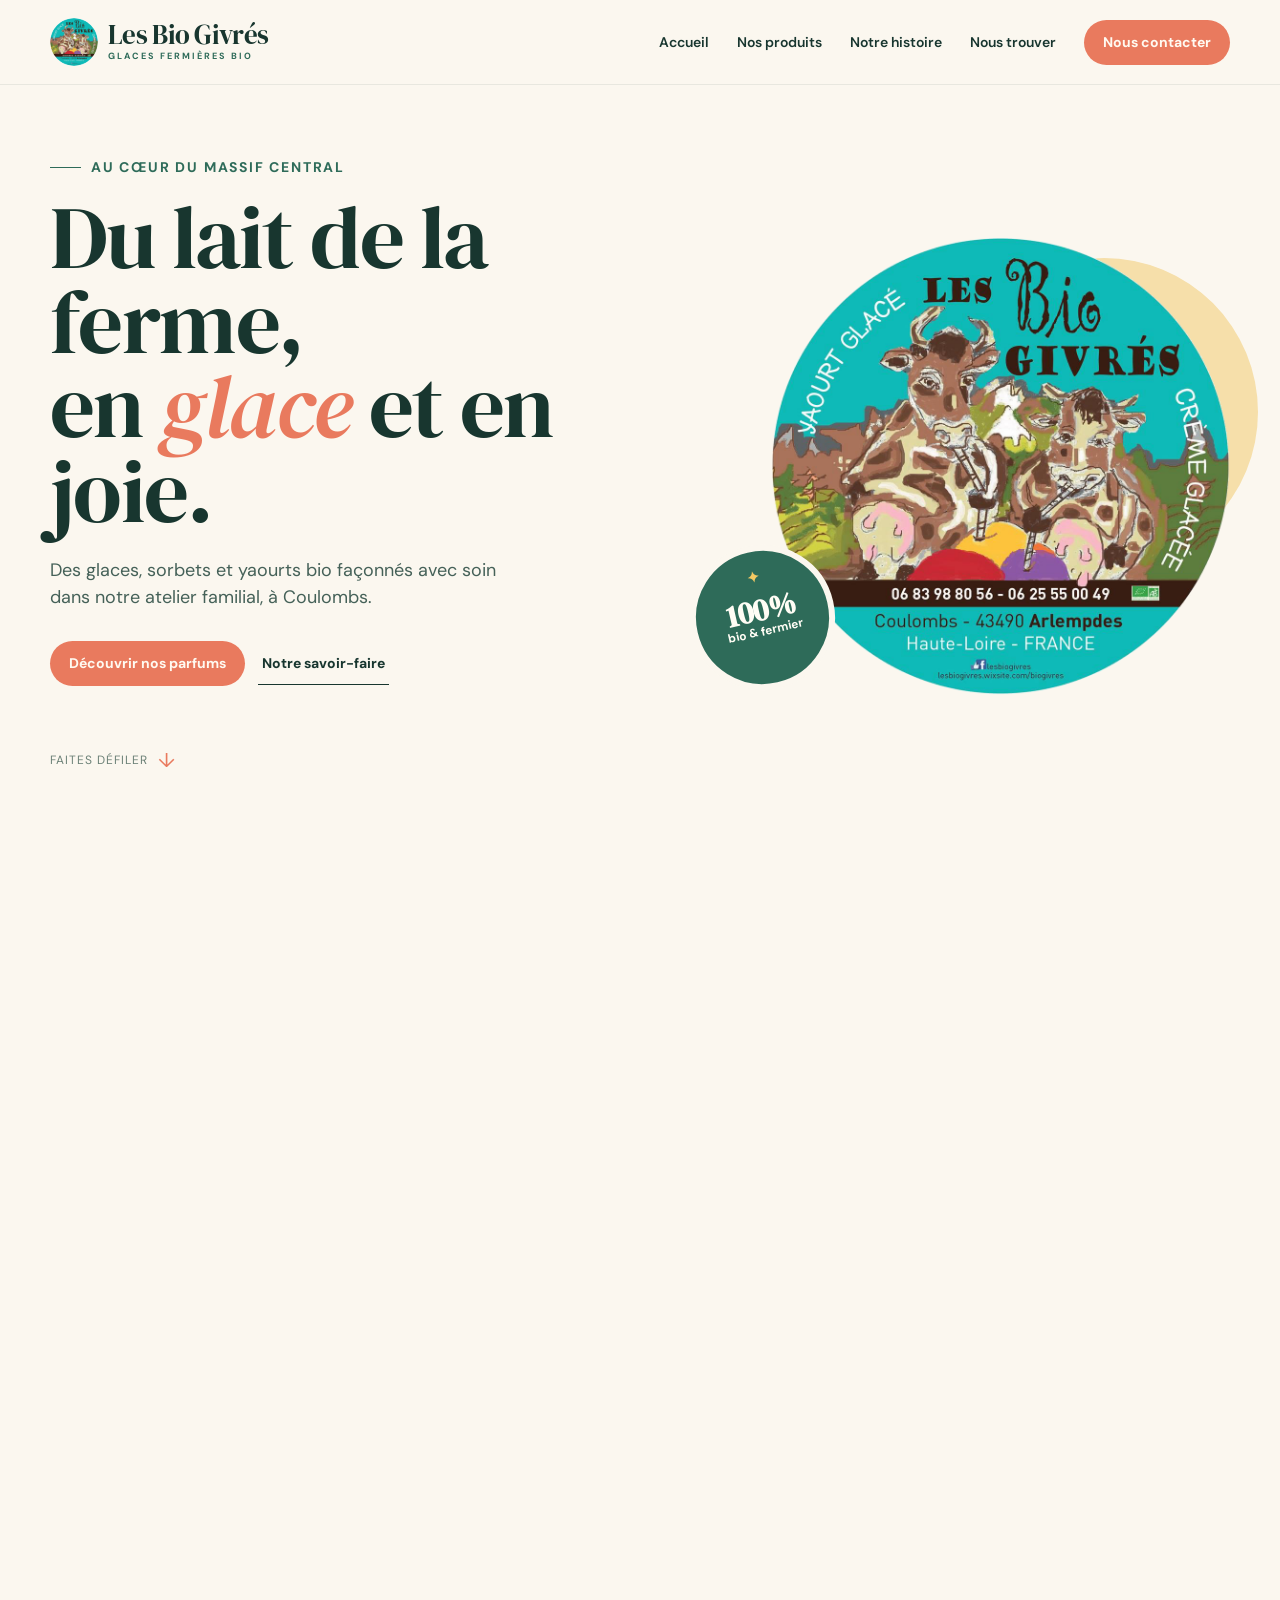
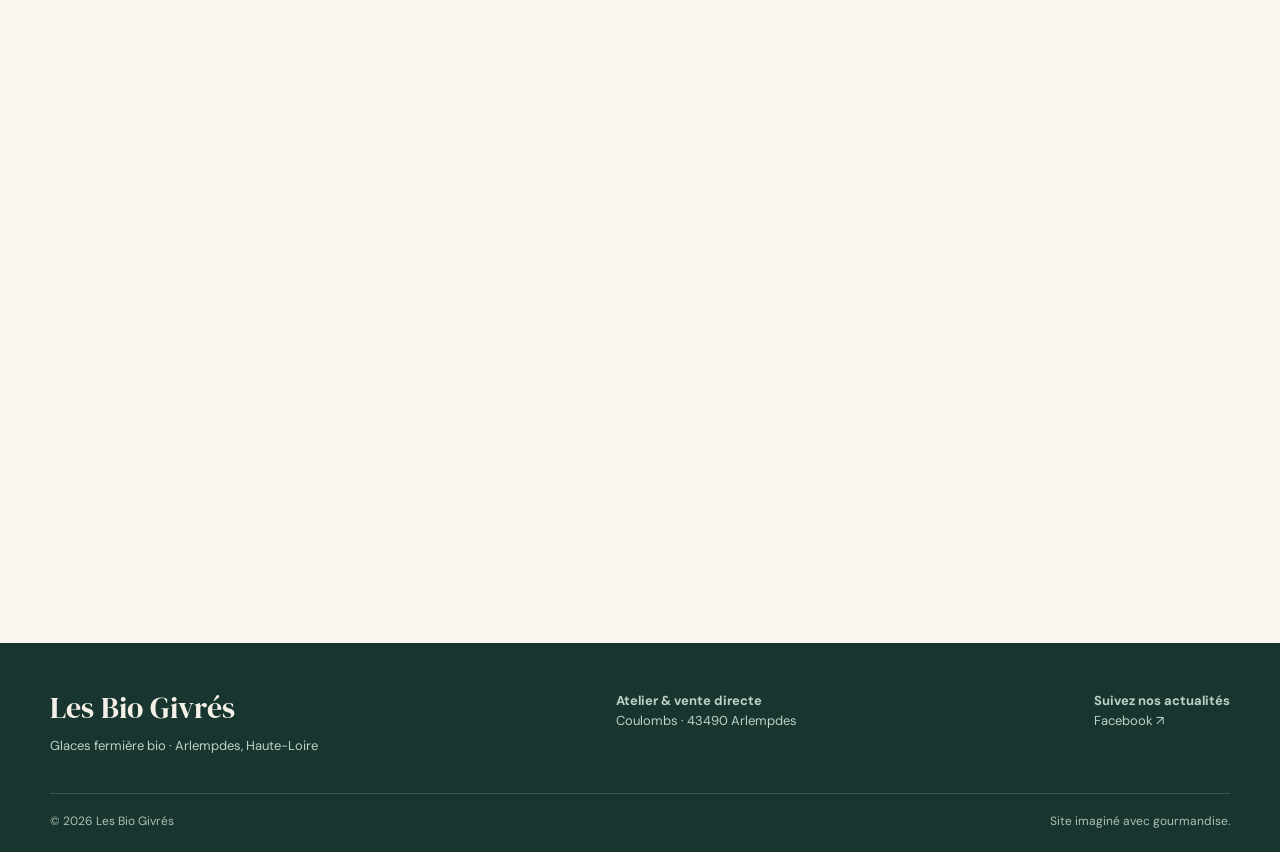
<file: index.html>
<!doctype html>
<html lang="fr">
	<head>
		<meta charset="UTF-8" />
		<meta name="viewport" content="width=device-width, initial-scale=1.0" />
		<meta name="description" content="Les Bio Givrés, glaces et yaourts bio fermiers fabriqués à Arlempdes, au cœur du Massif central." />
		<title>
			Les Bio Givrés — Glaces fermière bio
		</title>
		<link rel="preconnect" href="https://fonts.googleapis.com">
		<link rel="preconnect" href="https://fonts.gstatic.com" crossorigin>
		<link href="https://fonts.googleapis.com/css2?family=DM+Sans:wght@400;500;600;700&amp;family=DM+Serif+Display:ital@0;1&amp;display=swap" rel="stylesheet">
		<link rel="stylesheet" href="accueil.css">
</head>
<body>

	<header>
		<nav class="container">
			<a class="brand" href="#accueil">
				<img src="assets/logo.png" alt="Logo Les Bio Givrés">
				<span>Les Bio Givrés<small>GLACES FERMIÈRES BIO</small></span>
			</a>
			<div class="nav-links">
				<a href="index.html">
					Accueil
				</a>
				<a href="produits.html">
					Nos produits
				</a>
				<a href="apropos.html">
					Notre histoire
				</a>
				<a href="contact.html">
					Nous trouver
				</a>
				<a class="nav-cta" href="contact.html#contact-form">
					Nous contacter
				</a>
			</div>
			<button class="menu" aria-label="Ouvrir le menu">
				☰
			</button>
		</nav>
	</header>
	<main>
		<section class="hero" id="accueil">
			<div class="container hero-grid">
				<div>
					<div class="eyebrow">
						Au cœur du Massif central
					</div>
					<h1>
						Du lait de la ferme,<br>en <em>glace</em> et en joie.
					</h1>
					<p class="lead">
						Des glaces, sorbets et yaourts bio façonnés avec soin dans notre atelier familial, à Coulombs.
					</p>
					<div class="hero-actions">
						<a class="button" href="produits.html">
							Découvrir nos parfums
						</a>
						<a class="text-link" href="apropos.html">
							Notre savoir-faire
						</a>
					</div>
					<div class="scroll-note">
						Faites défiler
					</div>
				</div>
				<div class="hero-image">
					<div class="sun">
					</div>
				<img class="main-photo" src="assets/logo.png" alt="Logo Les Bio Givrés">
					<div class="bio-badge">
						<span><strong>100%</strong>bio &amp; fermier</span>
					</div>
				</div>
			</div>
		</section>
		<section class="intro">
			<div class="container intro-grid">
				<div>
					<div class="eyebrow">
						Notre promesse
					</div>
					<h2>
						Le bon goût des choses simples.
					</h2>
					<p>
						Depuis 2011, notre ferme produit du lait biologique. Aujourd’hui, nous le transformons sur place en douceurs glacées généreuses, sans détour et avec beaucoup de gourmandise.
					</p>
				</div>
				<div class="values">
					<div class="value">
						<b>Bio, vraiment.</b><span>Du lait de notre ferme et des ingrédients choisis avec exigence.</span>
					</div>
					<div class="value">
						<b>Fait ici.</b><span>Tout est fabriqué dans notre atelier de Coulombs, en Haute-Loire.</span>
					</div>
					<div class="value">
						<b>De saison.</b><span>Des parfums qui suivent les envies, les récoltes et les rencontres.</span>
					</div>
					<div class="value">
						<b>À partager.</b><span>En pot, en verrine ou en entremets : il y en a pour tous les gourmands.</span>
						<span class="bio-stamp" aria-label="Produit bio">BIO</span>
					</div>
				</div>
			</div>
		</section>
		<section class="products">
			<div class="container product-grid">
				<div>
					<div class="eyebrow">
						À goûter sans modération
					</div>
					<h2>
						Il y en a pour toutes les envies.
					</h2>
					<div class="product-list">
						<section class="flavour-category"><h3>Crèmes glacées</h3><ul><li>Vanille</li><li>Chocolat noir</li><li>Pistache</li><li>Café</li><li>Caramel beurre salé</li><li>Noisette</li><li>Banane</li><li>Menthe-chocolat</li></ul></section>
						<section class="flavour-category"><h3>Sorbets bio</h3><ul><li>Citron</li><li>Fraise</li><li>Pêche</li><li>Myrtille</li><li>Mangue</li><li>Cassis</li><li>Framboise</li><li>Passion</li></ul></section>
						<section class="flavour-category"><h3>Sorbets yaourt et yaourts à boire</h3><ul><li>Citron</li><li>Myrtille</li><li>Vanille</li><li>Framboise</li><li>Mangue</li></ul></section>
					</div>
				</div>
				<aside class="terrace-card">
					<img src="assets/terrassebio.png" alt="Terrasse des Bio Givrés">
					<div class="terrace-card__content">
						<h3>
							Envie de goûter ?
						</h3>
						<p>
							Venez profiter de nos douceurs sur notre terrasse.
						</p>
						<a class="button button--butter" href="contact.html">
							Nous trouver
						</a>
					</div>
				</aside>
			</div>
		</section>
		
	</main>
	<footer>
		<div class="container">
			<div class="footer-grid">
				<div>
					<div class="footer-brand">
						Les Bio Givrés
					</div>
					<p>
						Glaces fermière bio · Arlempdes, Haute-Loire
					</p>
				</div>
				<div>
					<p>
						<strong>Atelier & vente directe</strong><br>Coulombs · 43490 Arlempdes
					</p>
				</div>
				<div>
					<p>
						<strong>Suivez nos actualités</strong><br>
						<a href="https://www.facebook.com/lesbiogivres" target="_blank" rel="noopener">
							Facebook ↗
						</a>
					</p>
				</div>
			</div>
			<div class="footer-note">
				<span>© 2026 Les Bio Givrés</span><span>Site imaginé avec gourmandise.</span>
			</div>
		</div>
	</footer>
	<script>
		document.querySelector(".menu").addEventListener("click", () => {
			const links = document.querySelector(".nav-links");
			const isMenuOpen = links.style.display === "flex";

			links.style.display = isMenuOpen ? "none" : "flex";
			links.style.position = "absolute";
			links.style.top = "84px";
			links.style.right = "17px";
			links.style.padding = "22px";
			links.style.background = "#fbf7ef";
			links.style.flexDirection = "column";
			links.style.alignItems = "flex-start";
		});

		const sections = document.querySelectorAll("main > section");
		const prefersReducedMotion = window.matchMedia("(prefers-reduced-motion: reduce)").matches;

		if (!prefersReducedMotion) {
			sections.forEach((section) => section.classList.add("reveal-section"));

			if ("IntersectionObserver" in window) {
				const sectionObserver = new IntersectionObserver(
					(entries) => {
						entries.forEach((entry) => {
							entry.target.classList.toggle("is-visible", entry.isIntersecting);
						});
					},
					{
						threshold: 0.18,
						rootMargin: "0px 0px -8% 0px",
					},
				);

				sections.forEach((section) => sectionObserver.observe(section));
			} else {
				sections.forEach((section) => section.classList.add("is-visible"));
			}
		}
	</script>
</body>
</html>
</file>
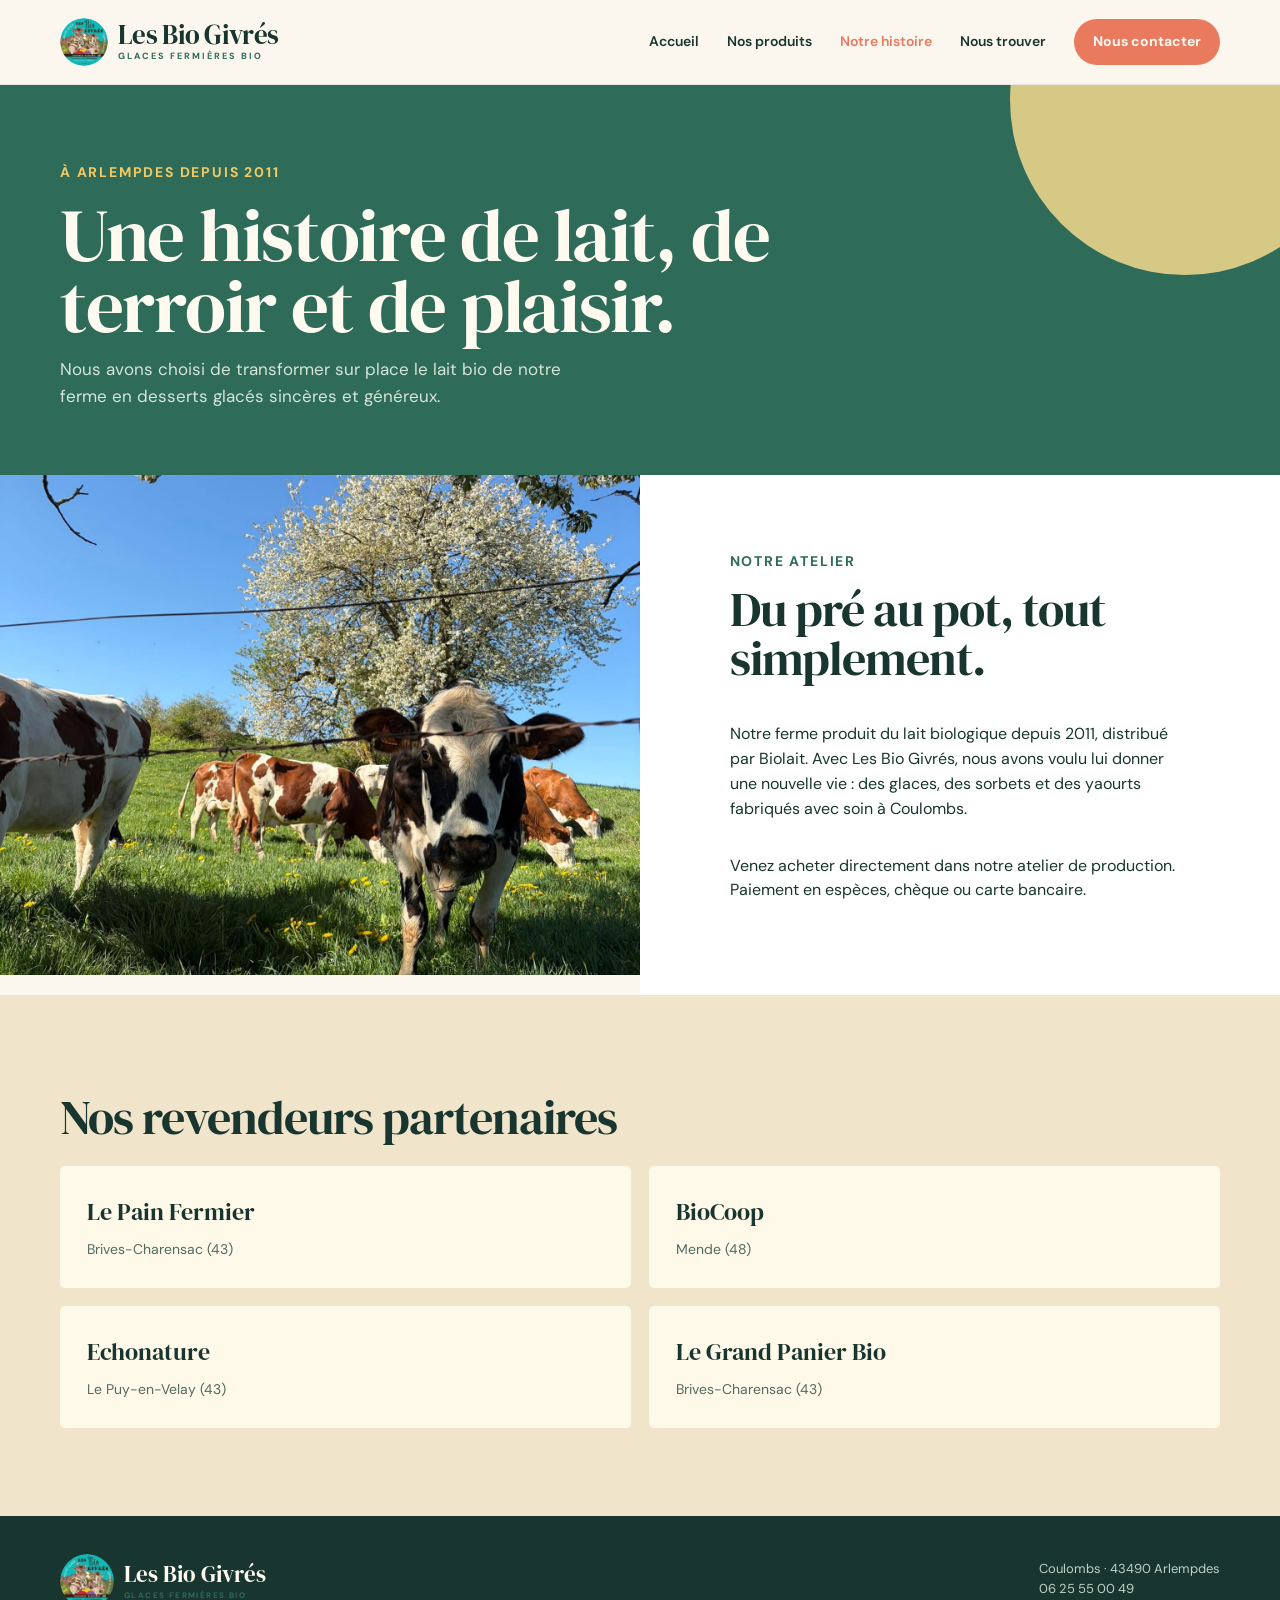
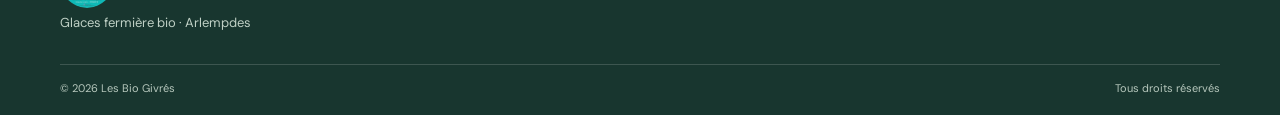
<file: apropos.html>
<!doctype html>
<html lang="fr">
	<head>
		<meta charset="utf-8">
		<meta name="viewport" content="width=device-width, initial-scale=1">
		<title>
			Notre histoire — Les Bio Givrés
		</title>
		<link rel="stylesheet" href="common.css">
		<link rel="stylesheet" href="apropos.css">
	</head>
	<body>
		<header>
			<nav class="container">
				<a class="brand" href="index.html">
					<img src="assets/logo.png" alt="Logo Les Bio Givrés">
					<span>Les Bio Givrés<small>GLACES FERMIÈRES BIO</small></span>
				</a>
				<div class="nav-links">
					<a href="index.html">
						Accueil
					</a>
					<a href="produits.html">
						Nos produits
					</a>
					<a class="active" href="apropos.html">
						Notre histoire
					</a>
					<a href="contact.html">
						Nous trouver
					</a>
					<a class="nav-cta" href="contact.html#contact-form">
						Nous contacter
					</a>
				</div>
				<button class="menu" aria-label="Ouvrir le menu">☰</button>
			</nav>
		</header>
		<main>
			<section class="page-hero">
				<div class="container">
					<div class="eyebrow">
						À Arlempdes depuis 2011
					</div>
					<h1>
						Une histoire de lait, de terroir et de plaisir.
					</h1>
					<p>
						Nous avons choisi de transformer sur place le lait bio de notre ferme en desserts glacés sincères et généreux.
					</p>
				</div>
			</section>
			<section class="story">
				<img src="assets/vache.jpg" alt="Vache de la ferme Les Bio Givrés">
				<div class="story-copy">
					<div class="eyebrow eyebrow--green">
						Notre atelier
					</div>
					<h2>
						Du pré au pot, tout simplement.
					</h2>
					<p>
						Notre ferme produit du lait biologique depuis 2011, distribué par Biolait. Avec Les Bio Givrés, nous avons voulu lui donner une nouvelle vie : des glaces, des sorbets et des yaourts fabriqués avec soin à Coulombs.
					</p>
					<p>
						Venez acheter directement dans notre atelier de production. Paiement en espèces, chèque ou carte bancaire.
					</p>
				</div>
			</section>
			<section class="section retail">
				<div class="container">
					<h2>
						Nos revendeurs partenaires
					</h2>
					<div class="retail-grid">
						<article class="retail-card">
							<h3>
								Le Pain Fermier
							</h3>
							<p>
								Brives-Charensac (43)
							</p>
						</article>
						<article class="retail-card">
							<h3>
								BioCoop
							</h3>
							<p>
								Mende (48)
							</p>
						</article>
						<article class="retail-card">
							<h3>
								Echonature
							</h3>
							<p>
								Le Puy-en-Velay (43)
							</p>
						</article>
						<article class="retail-card">
							<h3>
								Le Grand Panier Bio
							</h3>
							<p>
								Brives-Charensac (43)
							</p>
						</article>
					</div>
				</div>
			</section>
		</main>
		<footer class="footer">
			<div class="container">
				<div class="footer-main">
					<div>
						<a class="logo" href="index.html">
							<img src="assets/logo.png" alt="Logo Les Bio Givrés">
							<span>Les Bio Givrés<small>GLACES FERMIÈRES BIO</small></span>
						</a>
						<p>
							Glaces fermière bio · Arlempdes
						</p>
					</div>
					<p>
						Coulombs · 43490 Arlempdes<br>06 25 55 00 49
					</p>
				</div>
				<div class="legal">
					<span>© 2026 Les Bio Givrés</span><span>Tous droits réservés</span>
				</div>
			</div>
		</footer>
		<script src="navigation.js"></script>
	</body>
</html>
</file>
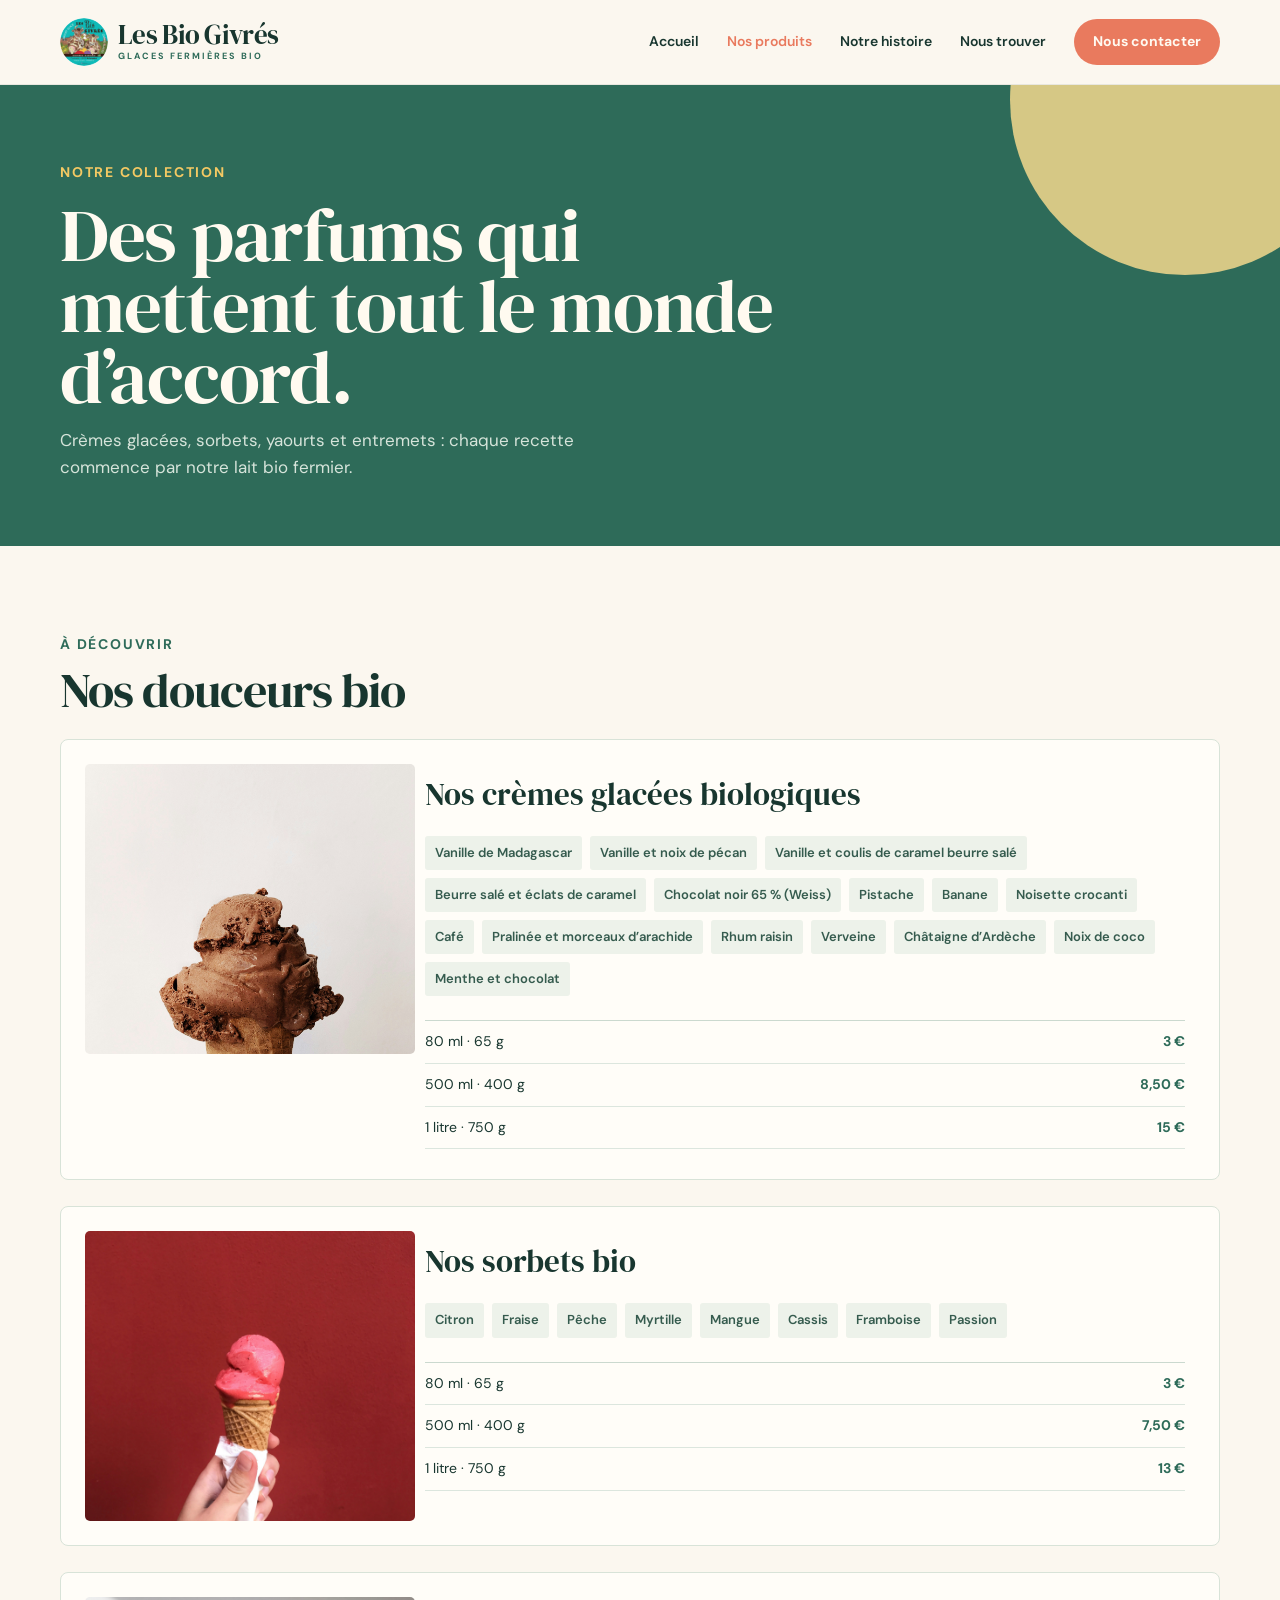
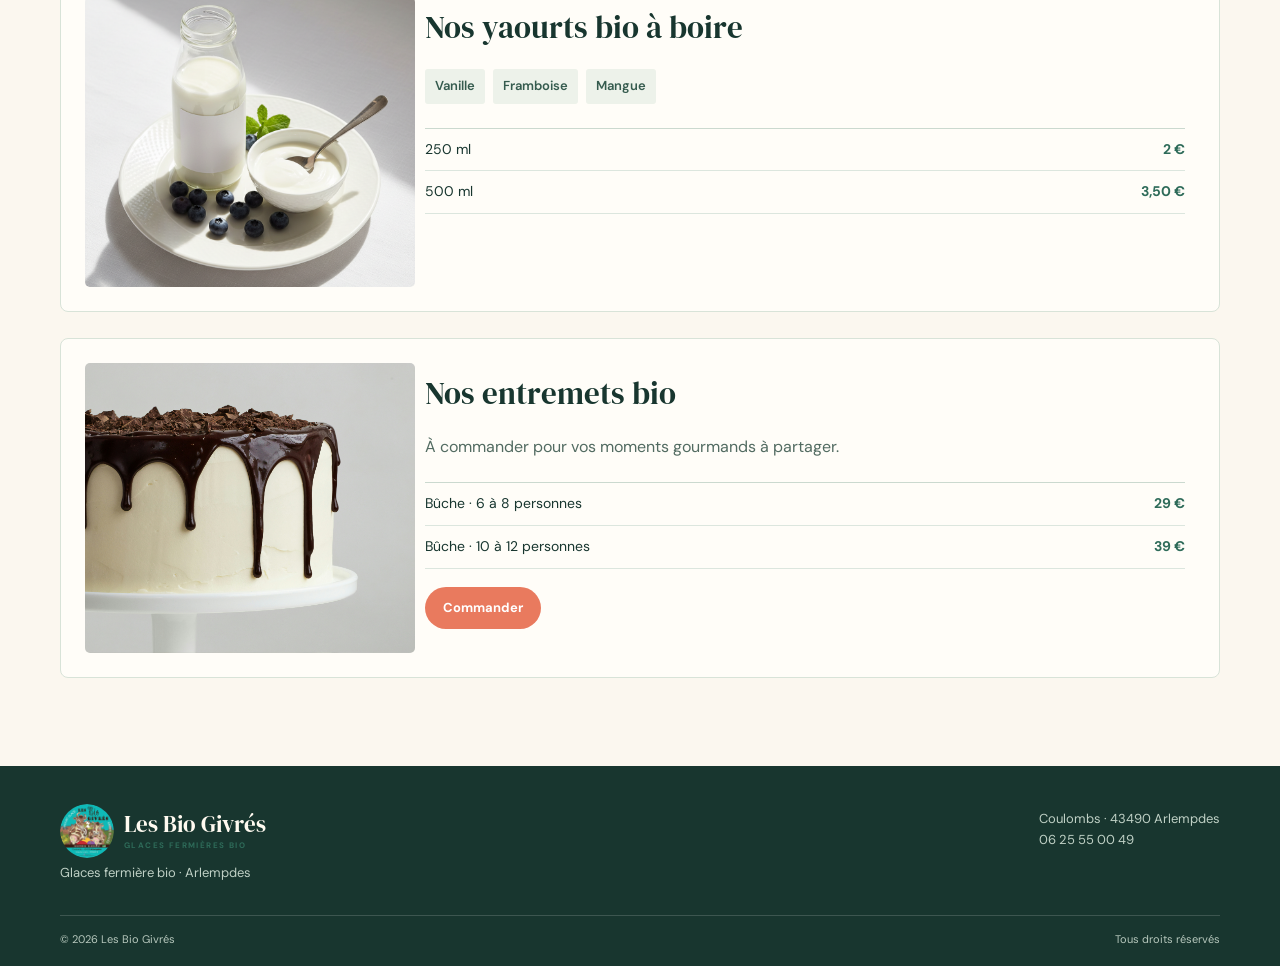
<file: produits.html>
<!doctype html>
<html lang="fr">
	<head>
		<meta charset="utf-8">
		<meta name="viewport" content="width=device-width, initial-scale=1">
		<title>
			Nos produits — Les Bio Givrés
		</title>
		<link rel="stylesheet" href="common.css">
		<link rel="stylesheet" href="produits.css">
	</head>
	<body>
		<header>
			<nav class="container">
				<a class="brand" href="index.html">
					<img src="assets/logo.png" alt="Logo Les Bio Givrés">
					<span>Les Bio Givrés<small>GLACES FERMIÈRES BIO</small></span>
				</a>
				<div class="nav-links">
					<a href="index.html">
						Accueil
					</a>
					<a class="active" href="produits.html">
						Nos produits
					</a>
					<a href="apropos.html">
						Notre histoire
					</a>
					<a href="contact.html">
						Nous trouver
					</a>
					<a class="nav-cta" href="contact.html#contact-form">
						Nous contacter
					</a>
				</div>
				<button class="menu" aria-label="Ouvrir le menu">☰</button>
			</nav>
		</header>
		<main>
			<section class="page-hero">
				<div class="container">
					<div class="eyebrow">
						Notre collection
					</div>
					<h1>
						Des parfums qui mettent tout le monde d’accord.
					</h1>
					<p>
						Crèmes glacées, sorbets, yaourts et entremets : chaque recette commence par notre lait bio fermier.
					</p>
				</div>
			</section>
			<section class="section">
				<div class="container">
					<div class="eyebrow eyebrow--green">
						À découvrir
					</div>
					<h2>
						Nos douceurs bio
					</h2>
					<div class="product-categories">
						<article class="product-category">
							<img src="assets/creme.jpg" alt="Crèmes glacées Les Bio Givrés">
							<div class="product-category__content">
								<h3>Nos crèmes glacées biologiques</h3>
								<ul class="flavour-list">
									<li>Vanille de Madagascar</li><li>Vanille et noix de pécan</li><li>Vanille et coulis de caramel beurre salé</li><li>Beurre salé et éclats de caramel</li><li>Chocolat noir 65 % (Weiss)</li><li>Pistache</li><li>Banane</li><li>Noisette crocanti</li><li>Café</li><li>Pralinée et morceaux d’arachide</li><li>Rhum raisin</li><li>Verveine</li><li>Châtaigne d’Ardèche</li><li>Noix de coco</li><li>Menthe et chocolat</li>
								</ul>
								<div class="price-list"><span>80 ml · 65 g</span><b>3 €</b><span>500 ml · 400 g</span><b>8,50 €</b><span>1 litre · 750 g</span><b>15 €</b></div>
							</div>
						</article>
						<article class="product-category">
							<img src="assets/sorbet.jpg" alt="Sorbets bio Les Bio Givrés">
							<div class="product-category__content">
								<h3>Nos sorbets bio</h3>
								<ul class="flavour-list"><li>Citron</li><li>Fraise</li><li>Pêche</li><li>Myrtille</li><li>Mangue</li><li>Cassis</li><li>Framboise</li><li>Passion</li></ul>
								<div class="price-list"><span>80 ml · 65 g</span><b>3 €</b><span>500 ml · 400 g</span><b>7,50 €</b><span>1 litre · 750 g</span><b>13 €</b></div>
							</div>
						</article>
						<article class="product-category">
							<img src="assets/yaourt-a-boire-nature.png" alt="Yaourts bio à boire Les Bio Givrés">
							<div class="product-category__content">
								<h3>Nos yaourts bio à boire</h3>
								<ul class="flavour-list"><li>Vanille</li><li>Framboise</li><li>Mangue</li></ul>
								<div class="price-list"><span>250 ml</span><b>2 €</b><span>500 ml</span><b>3,50 €</b></div>
							</div>
						</article>
						<article class="product-category">
							<img src="assets/entrement.jpg" alt="Entremets bio Les Bio Givrés">
							<div class="product-category__content">
								<h3>Nos entremets bio</h3>
								<p class="product-category__intro">À commander pour vos moments gourmands à partager.</p>
								<div class="price-list"><span>Bûche · 6 à 8 personnes</span><b>29 €</b><span>Bûche · 10 à 12 personnes</span><b>39 €</b></div>
								<a class="button button--spaced" href="contact.html">Commander</a>
							</div>
						</article>
					</div>
				</div>
			</section>
		</main>
		<footer class="footer">
			<div class="container">
				<div class="footer-main">
					<div>
						<a class="logo" href="index.html">
							<img src="assets/logo.png" alt="Logo Les Bio Givrés">
							<span>Les Bio Givrés<small>GLACES FERMIÈRES BIO</small></span>
						</a>
						<p>
							Glaces fermière bio · Arlempdes
						</p>
					</div>
					<p>
						Coulombs · 43490 Arlempdes<br>06 25 55 00 49
					</p>
				</div>
				<div class="legal">
					<span>© 2026 Les Bio Givrés</span><span>Tous droits réservés</span>
				</div>
			</div>
		</footer>
		<script src="navigation.js"></script>
	</body>
</html>
</file>
<file: accueil.css>
:root {
	--ink: #18362f;
	--green: #2e6b59;
	--sage: #dce8da;
	--cream: #fbf7ef;
	--butter: #f4c963;
	--coral: #e97a5e;
	--line: rgba(24,54,47,.14);
}
* {
	box-sizing: border-box;
}
html {
	scroll-behavior: smooth;
}
body {
	margin: 0;
	color: var(--ink);
	background: var(--cream);
	font-family: "DM Sans",sans-serif;
	line-height: 1.5;
}
a {
	color: inherit;
	text-decoration: none;
}
.container {
	width: min(1180px,calc(100% - 48px));
	margin: auto;
}
.topline {
	background: var(--ink);
	color: #f7f2e8;
	font-size: 13px;
}
.topline .container {
	min-height: 37px;
	display: flex;
	gap: 18px;
	align-items: center;
	justify-content: center;
}
.topline span {
	display: inline-flex;
	align-items: center;
	gap: 7px;
}
.topline i {
	width: 6px;
	height: 6px;
	border-radius: 50%;
	background: var(--butter);
	display: inline-block;
}
header {
	position: sticky;
	top: 0;
	z-index: 10;
	background: rgba(251,247,239,.92);
	backdrop-filter: blur(14px);
	border-bottom: 1px solid rgba(24,54,47,.08);
}
nav {
	height: 84px;
	display: flex;
	align-items: center;
	justify-content: space-between;
}
.brand {
	font-family: "DM Serif Display",serif;
	font-size: 27px;
	line-height: .8;
	letter-spacing: -.7px;
	display: flex;
	align-items: center;
	gap: 10px;
}
.brand img {
	width: 48px;
	height: 48px;
	object-fit: contain;
	border-radius: 50%;
	background: #fff;
}
.brand small {
	font-family: "DM Sans",sans-serif;
	font-size: 9px;
	display: block;
	letter-spacing: 2px;
	font-weight: 700;
	color: var(--green);
	margin-top: 8px;
}
.nav-links {
	display: flex;
	gap: 28px;
	align-items: center;
	font-size: 14px;
	font-weight: 600;
}
.nav-links a:hover {
	color: var(--coral);
}
.nav-cta,.button {
	background: var(--coral);
	color: #fffaf1;
	border-radius: 100px;
	padding: 12px 19px;
	font-size: 14px;
	font-weight: 700;
	border: 0;
	cursor: pointer;
	transition: transform .2s,background .2s;
	display: inline-block;
}
.nav-cta:hover,.button:hover {
	transform: translateY(-2px);
	background: #d8664d;
}
.button--butter {
	background: var(--butter);
	color: var(--ink);
}
.button--butter:hover {
	background: #e4b54d;
}
.button--spaced {
	margin-top: 18px;
}
.menu {
	display: none;
	background: none;
	border: 0;
	color: var(--ink);
	font-size: 25px;
}
.hero {
	min-height: 650px;
	padding: 72px 0 58px;
	overflow: hidden;
	position: relative;
}
.hero-grid {
	display: grid;
	grid-template-columns: 1.04fr .96fr;
	align-items: center;
	gap: 56px;
}
.eyebrow {
	text-transform: uppercase;
	font-size: 14px;
	letter-spacing: 1.8px;
	font-weight: 700;
	color: var(--green);
	display: flex;
	align-items: center;
	gap: 10px;
}
.eyebrow:before {
	content: "";
	height: 1px;
	width: 31px;
	background: currentColor;
}
h1,h2,h3,p {
	margin-top: 0;
}
h1,h2 {
	font-family: "DM Serif Display",serif;
	font-weight: 400;
	letter-spacing: -1.6px;
}
h1 {
	font-size: clamp(56px,7vw,89px);
	line-height: .95;
	margin: 17px 0 24px;
}
h1 em {
	color: var(--coral);
	font-style: italic;
}
.lead {
	max-width: 480px;
	font-size: 18px;
	color: #456158;
	margin-bottom: 30px;
}
.hero-actions {
	display: flex;
	gap: 13px;
	align-items: center;
	flex-wrap: wrap;
}
.text-link {
	font-weight: 700;
	font-size: 14px;
	padding: 10px 4px;
	border-bottom: 1px solid var(--ink);
}
.text-link--story {
	align-self: start;
	margin-top: 9px;
}
.hero-image {
	height: 516px;
	position: relative;
}
.hero-image .main-photo {
	width: 85%;
	height: 100%;
	object-fit: contain;
	object-position: center;
	display: block;
	margin-left: auto;
}
.sun {
	position: absolute;
	width: 308px;
	height: 308px;
	border-radius: 50%;
	background: #f6dfaa;
	right: -28px;
	top: 50px;
	z-index: -1;
}
.bio-badge {
	position: absolute;
	left: 0;
	bottom: 34px;
	width: 145px;
	height: 145px;
	background: var(--green);
	border-radius: 50%;
	color: #fffdf5;
	display: grid;
	place-items: center;
	text-align: center;
	font-size: 12px;
	font-weight: 700;
	line-height: 1.2;
	border: 6px solid var(--cream);
	transform: rotate(-13deg);
}
.bio-badge strong {
	display: block;
	font-family: "DM Serif Display";
	font-size: 31px;
	line-height: .9;
}
.bio-badge:before {
	content: "✦";
	position: absolute;
	top: 17px;
	font-size: 15px;
	color: var(--butter);
}
.scroll-note {
	margin-top: 59px;
	font-size: 12px;
	letter-spacing: 1px;
	text-transform: uppercase;
	color: #6c8177;
	display: flex;
	align-items: center;
	gap: 10px;
}
.scroll-note:after {
	content: "↓";
	font-size: 20px;
	color: var(--coral);
}
.intro {
	background: var(--green);
	color: #fffaf0;
	padding: 105px 0;
}
.intro-grid {
	display: grid;
	grid-template-columns: 1.05fr .95fr;
	gap: 90px;
	align-items: center;
}
.intro h2 {
	font-size: 53px;
	line-height: 1.02;
	margin: 16px 0 25px;
}
.intro .eyebrow {
	color: var(--butter);
}
.intro p {
	color: #d6e4da;
	font-size: 17px;
	max-width: 535px;
}
.values {
	display: grid;
	grid-template-columns: 1fr 1fr;
	gap: 1px;
	background: rgba(255,255,255,.2);
	border: 1px solid rgba(255,255,255,.2);
}
.value {
	position: relative;
	padding: 29px;
	background: var(--green);
	min-height: 159px;
}
.value b {
	color: var(--butter);
	font-size: 26px;
	font-family: "DM Serif Display";
	font-weight: 400;
	display: block;
	margin-bottom: 9px;
}
.value span {
	font-size: 13px;
	color: #daeadf;
}
.bio-stamp {
	position: absolute;
	bottom: -18px;
	right: -18px;
	display: grid;
	width: 64px;
	height: 64px;
	place-items: center;
	border: 2px solid var(--cream);
	border-radius: 50%;
	background: var(--butter);
	box-shadow: 0 5px 12px rgba(24,54,47,.18);
	color: var(--ink) !important;
	font-family: "DM Serif Display", serif;
	font-size: 15px !important;
	font-weight: 700;
	letter-spacing: 1px;
	transform: rotate(-10deg);
}
.products {
	padding: 104px 0;
	background: #f0e5cb;
}
.product-grid {
	display: grid;
	grid-template-columns: 1fr 1fr;
	gap: 52px;
	align-items: stretch;
}
.product-list {
	border-top: 1px solid rgba(24,54,47,.35);
}
.flavour-category {
	padding: 22px 0;
	border-bottom: 1px solid rgba(24,54,47,.25);
}
.flavour-category h3 {
	margin: 0 0 12px;
	font-family: "DM Serif Display",serif;
	font-size: 28px;
	font-weight: 400;
}
.flavour-category ul {
	display: flex;
	flex-wrap: wrap;
	gap: 9px 12px;
	margin: 0;
	padding: 0;
	list-style: none;
}
.flavour-category li {
	padding: 7px 11px;
	border-radius: 3px;
	background: #fff8e7;
	color: #355b4e;
	font-size: 16px;
	font-weight: 600;
}

.terrace-card {
	background: var(--ink);
	color: #fffaf1;
	border-radius: 8px;
	overflow: hidden;
	position: sticky;
	top: 112px;
	display: flex;
	flex-direction: column;
}
.terrace-card img {
	display: block;
	width: 100%;
	min-height: 260px;
	flex: 1 1 auto;
	object-fit: cover;
}
.terrace-card__content {
	padding: 34px 38px 38px;
}
.terrace-card h3 {
	font-family: "DM Serif Display";
	font-weight: 400;
	font-size: 34px;
	margin: 0 0 7px;
}
.terrace-card p {
	color: #c9d9d0;
	font-size: 14px;
}
.story {
	background: #fff;
	padding: 0;
}
.story-grid {
	display: grid;
	grid-template-columns: 1fr 1fr;
	min-height: 538px;
}
.story-img {
	width: 100%;
	height: 538px;
	object-fit: cover;
	object-position: center;
}
.story-copy {
	padding: 80px clamp(35px,7vw,105px);
	display: flex;
	flex-direction: column;
	justify-content: center;
}
.story-copy h2 {
	margin: 15px 0 20px;
}
.story-copy p {
	color: #516b60;
}
.contact {
	padding: 104px 0;
}
.contact-grid {
	display: grid;
	grid-template-columns: .9fr 1.1fr;
	gap: 80px;
}
.contact h2 {
	margin: 15px 0 25px;
}
.contact-info {
	font-size: 17px;
	line-height: 1.8;
}
.contact-info a {
	font-weight: 700;
	text-decoration: underline;
	text-underline-offset: 4px;
}
.contact-form {
	background: #edf2ea;
	padding: 32px;
	border-radius: 8px;
}
.field-row {
	display: grid;
	grid-template-columns: 1fr 1fr;
	gap: 14px;
}
.contact-form input,.contact-form textarea {
	width: 100%;
	background: #fffdf8;
	border: 1px solid #cbd9cf;
	border-radius: 3px;
	padding: 14px;
	font: inherit;
	color: var(--ink);
	margin-bottom: 14px;
}
.contact-form textarea {
	min-height: 108px;
	resize: vertical;
}
footer {
	background: var(--ink);
	color: #f4f0e6;
	padding: 42px 0 22px;
}
.footer-grid {
	display: flex;
	justify-content: space-between;
	gap: 30px;
	align-items: start;
}
.footer-brand {
	font-family: "DM Serif Display";
	font-size: 30px;
}
.footer-grid p {
	color: #bfd0c5;
	font-size: 13px;
	margin: 6px 0;
}
.footer-note {
	border-top: 1px solid rgba(255,255,255,.16);
	margin-top: 31px;
	padding-top: 18px;
	color: #aebfb5;
	font-size: 12px;
	display: flex;
	justify-content: space-between;
}
.reveal-section {
	opacity: 0;
	transform: translateY(42px);
	transition: opacity 700ms ease, transform 700ms cubic-bezier(.22,.8,.25,1);
}
.reveal-section.is-visible {
	opacity: 1;
	transform: translateY(0);
}
@media (prefers-reduced-motion: reduce) {
	.reveal-section {
		opacity: 1;
		transform: none;
		transition: none;
	}
}
@media (max-width:800px) {
	.reveal-section {
    		opacity: 1 !important;
    		transform: none !important;
    		transition: none !important;
  	}
	.hero {
    		min-height: auto;
  	}
	.container {
		width: min(100% - 34px,680px);
	}
	.topline .container {
		font-size: 11px;
		gap: 10px;
	}
	.nav-links {
		display: none;
	}
	.menu {
		display: block;
	}

	/* Masquer la photo principale et le macaron sur mobile */
	.hero-image {
    display: none;
  }

	.brand img {
		display: inline-block;
		width: 48px;
		height: 48px;
		object-fit: contain;
		border-radius: 50%;
		background: #fff;
	}
	.hero {
		padding-top: 45px;
	}
	.hero-grid,.intro-grid,.product-grid,.contact-grid,.story-grid {
		grid-template-columns: 1fr;
		gap: 35px;
	}
	.hero-image {
		height: 420px;
		max-width: 470px;
		width: 100%;
		margin: auto;
	}
	.hero-image .main-photo {
		width: 89%;
	}
	.story-img {
		height: 380px;
	}
	.scroll-note {
		margin-top: 30px;
	}
	.intro {
		padding: 70px 0;
	}
	.products,.contact {
		padding: 72px 0;
	}
	.terrace-card {
		position: static;
	}
	.footer-grid {
		display: block;
	}
	.footer-grid>div+div {
		margin-top: 20px;
	}
	.footer-note {
		display: block;
	}
	.footer-note span {
		display: block;
		margin: 7px 0;
	}
}
@media (max-width:450px) {
	h1 {
		font-size: 55px;
	}
	.values,.field-row {
		grid-template-columns: 1fr;
	}
	.hero-image {
		height: 360px;
	}
	.bio-badge {
		width: 118px;
		height: 118px;
		left: -6px;
		bottom: 22px;
	}
	.bio-badge strong {
		font-size: 25px;
	}
}
</file>
<file: common.css>
@import url('https://fonts.googleapis.com/css2?family=DM+Sans:wght@400;500;600;700&family=DM+Serif+Display:ital@0;1&display=swap');
:root {
	--ink: #18362f;
	--green: #2e6b59;
	--cream: #fbf7ef;
	--coral: #e97a5e;
	--butter: #f4c963;
	--pale: #edf2ea;
}
* {
	box-sizing: border-box;
}
html {
	scroll-behavior: smooth;
}
body {
	margin: 0;
	background: var(--cream);
	color: var(--ink);
	font-family: 'DM Sans', sans-serif;
	line-height: 1.55;
}
a {
	color: inherit;
	text-decoration: none;
}
.container {
	width: min(1160px, calc(100% - 44px));
	margin: auto;
}
.topbar {
	padding: 9px;
	background: var(--ink);
	color: #fffaf0;
	font-size: 12px;
	letter-spacing: 0.25px;
	text-align: center;
}
.topbar b {
	color: var(--butter);
}
.topline {
	background: var(--ink);
	color: #f7f2e8;
	font-size: 13px;
}
.topline .container {
	display: flex;
	min-height: 37px;
	align-items: center;
	justify-content: center;
	gap: 18px;
}
.topline span {
	display: inline-flex;
	align-items: center;
	gap: 7px;
}
.topline i {
	display: inline-block;
	width: 6px;
	height: 6px;
	border-radius: 50%;
	background: var(--butter);
}
header {
	position: sticky;
	top: 0;
	z-index: 10;
	background: rgba(251, 247, 239, 0.92);
	backdrop-filter: blur(14px);
	border-bottom: 1px solid rgba(24, 54, 47, 0.08);
}
nav {
	display: flex;
	height: 84px;
	align-items: center;
	justify-content: space-between;
	gap: 0;
}
.brand {
	display: flex;
	align-items: center;
	gap: 10px;
	font-family: 'DM Serif Display', serif;
	font-size: 27px;
	line-height: 0.8;
	letter-spacing: -0.7px;
}
.brand img {
	width: 48px;
	height: 48px;
	border-radius: 50%;
	background: #fff;
	object-fit: contain;
}
.brand small {
	display: block;
	margin-top: 8px;
	color: var(--green);
	font-family: 'DM Sans', sans-serif;
	font-size: 9px;
	font-weight: 700;
	letter-spacing: 2px;
}
.nav-links {
	display: flex;
	align-items: center;
	gap: 28px;
	font-size: 14px;
	font-weight: 600;
}
.nav-links a:hover,
.nav-links .active {
	color: var(--coral);
}
.nav-cta {
	display: inline-block;
	padding: 12px 19px;
	border: 0;
	border-radius: 100px;
	background: var(--coral);
	color: #fffaf1;
	font-size: 14px;
	font-weight: 700;
	transition: transform 0.2s, background 0.2s;
}
.nav-cta:hover {
	background: #d8664d;
	transform: translateY(-2px);
}
.menu {
	display: none;
	border: 0;
	background: none;
	color: var(--ink);
	font-size: 25px;
}
.logo {
	display: flex;
	align-items: center;
	gap: 10px;
	font-family: 'DM Serif Display', serif;
	font-size: 25px;
	line-height: 1;
}
.logo img {
	width: 54px;
	height: 54px;
	border-radius: 50%;
	object-fit: contain;
}
.logo small {
	display: block;
	margin-top: 5px;
	color: var(--green);
	font-family: 'DM Sans', sans-serif;
	font-size: 8px;
	font-weight: 700;
	letter-spacing: 1.4px;
}
.links {
	display: flex;
	align-items: center;
	gap: 25px;
	font-size: 13px;
	font-weight: 700;
}
.links a:not(.button):hover,
.active {
	color: var(--coral);
}
.button {
	display: inline-block;
	padding: 11px 18px;
	border: 0;
	border-radius: 999px;
	background: var(--coral);
	color: #fff;
	font-size: 13px;
	font-weight: 700;
	cursor: pointer;
}
.button:hover {
	background: #d7674f;
}
.page-hero {
	position: relative;
	overflow: hidden;
	padding: 77px 0 66px;
	background: var(--green);
	color: #fffaf0;
}
.page-hero::after {
	position: absolute;
	top: -160px;
	right: -80px;
	width: 350px;
	height: 350px;
	border-radius: 50%;
	background: #f4d98e;
	content: '';
	opacity: 0.85;
	/* ensure decorative circle sits behind page content */
	z-index: 0;
}

/* Ensure page-hero content stacks above the decorative circle */
.page-hero > .container {
	position: relative;
	z-index: 1;
}
.eyebrow {
	color: var(--butter);
	font-size: 14px;
	font-weight: 700;
	letter-spacing: 1.8px;
	text-transform: uppercase;
}
.eyebrow--green {
	color: var(--green);
}
.button--spaced {
	margin-top: 18px;
}
.page-hero h1,
h2,
h3 {
	font-family: 'DM Serif Display', serif;
	font-weight: 400;
}
.page-hero h1 {
	max-width: 720px;
	margin: 15px 0;
	font-size: clamp(46px, 7vw, 75px);
	line-height: 0.95;
	letter-spacing: -1.3px;
}
.page-hero p {
	max-width: 540px;
	margin: 0;
	color: #d6e4da;
	font-size: 17px;
}
.section {
	padding: 88px 0;
}
h2 {
	margin: 10px 0 24px;
	font-size: 48px;
	line-height: 1.02;
	letter-spacing: -1px;
}
.section p {
	color: #526b61;
}
.footer {
	padding: 38px 0 18px;
	background: var(--ink);
	color: #fffaf0;
}
.footer-main {
	display: flex;
	align-items: flex-start;
	justify-content: space-between;
	gap: 25px;
}
.footer .logo {
	font-size: 23px;
}
.footer p {
	margin: 5px 0;
	color: #bfd0c5;
	font-size: 13px;
}
.legal {
	display: flex;
	justify-content: space-between;
	margin-top: 26px;
	padding-top: 15px;
	border-top: 1px solid rgba(255, 255, 255, 0.16);
	color: #b7c8bd;
	font-size: 11px;
}
@media (max-width: 720px) {
	.container {
		width: min(100% - 34px, 680px);
	}
	.topline .container {
		gap: 10px;
		font-size: 11px;
	}
	.nav-links {
		display: none;
	}
	.menu {
		display: block;
	}
	.links {
		gap: 13px;
		font-size: 11px;
	}
	.links a:nth-child(2),
	.links a:nth-child(3) {
		display: none;
	}
	.logo {
		font-size: 20px;
	}
	.logo img {
		width: 45px;
		height: 45px;
	}
	.page-hero {
		padding: 60px 0;
	}
	.section {
		padding: 60px 0;
	}
	h2 {
		font-size: 38px;
	}
	.footer-main,
	.legal {
		display: block;
	}
	.footer-main > div + div {
		margin-top: 18px;
	}
	.legal span {
		display: block;
		margin: 4px 0;
	}
}
@media (max-width: 520px) {
	nav {
		gap: 10px;
	}
	.logo span {
		display: none;
	}
	.logo img {
		width: 48px;
		height: 48px;
	}
	.links {
		gap: 10px;
		font-size: 10px;
	}
	.links .button {
		padding: 10px 12px;
	}
}
</file>
<file: apropos.css>
.story {
	display: grid;
	grid-template-columns: 1fr 1fr;
	min-height: 500px
}
.story img {
	width: 100%;
	height: 500px;
	object-fit: cover;
	object-position: center
}
.story-copy {
	padding: 76px clamp(28px,7vw,105px);
	background: #fff;
	display: flex;
	flex-direction: column;
	justify-content: center
}
.story-copy h2 {
	margin-top: 12px
}
.retail {
	background: #f0e5cb
}
.retail-grid {
	display: grid;
	grid-template-columns: repeat(2,1fr);
	gap: 18px
}
.retail-card {
	background: #fff9ea;
	padding: 27px;
	border-radius: 5px
}
.retail-card h3 {
	font-size: 24px;
	margin: 0 0 9px
}
.retail-card p {
	margin: 0;
	font-size: 14px
}
@media(max-width:720px) {
	.story {
		grid-template-columns: 1fr
	}
	.story-copy {
		padding: 55px 9vw
	}
	.story img {
		height: 360px
	}
	.retail-grid {
		grid-template-columns: 1fr
	}
}
</file>
<file: produits.css>
.product-categories {
	display: grid;
	gap: 26px;
}
.product-category {
	display: grid;
	grid-template-columns: 330px 1fr;
	gap: 0;
	border: 1px solid #d8e3d8;
	border-radius: 8px;
	background: #fffdf8;
}
.product-category img {
	align-self: start;
	margin: 24px 0 24px 24px;
	width: 100%;
	height: 290px;
	border-radius: 5px;
	object-fit: cover;
}
.product-category:first-child img {
	object-position: center 62%;
}
.product-category__content {
	padding: 30px 34px;
}
.product-category h3 {
	margin: 0 0 18px;
	font-size: 31px;
}
.flavour-list {
	display: flex;
	flex-wrap: wrap;
	gap: 8px;
	margin: 0 0 24px;
	padding: 0;
	list-style: none;
}
.flavour-list li {
	padding: 7px 10px;
	border-radius: 3px;
	background: #edf2ea;
	color: #355b4e;
	font-size: 13px;
	font-weight: 600;
}
.price-list {
	display: grid;
	grid-template-columns: 1fr auto;
	border-top: 1px solid #cbd9cf;
	font-size: 14px;
}
.price-list span,
.price-list b {
	padding: 10px 0;
	border-bottom: 1px solid #dce6de;
}
.price-list b {
	color: var(--green);
	text-align: right;
}
.product-category__intro {
	margin-bottom: 22px;
}
@media (max-width: 720px) {
	.product-category {
		grid-template-columns: 1fr;
	}
	.product-category img {
		margin: 0;
		height: 300px;
		border-radius: 0;
	}
	.product-category__content {
		padding: 26px;
	}
	.product-category h3 {
		font-size: 28px;
	}
}
</file>
